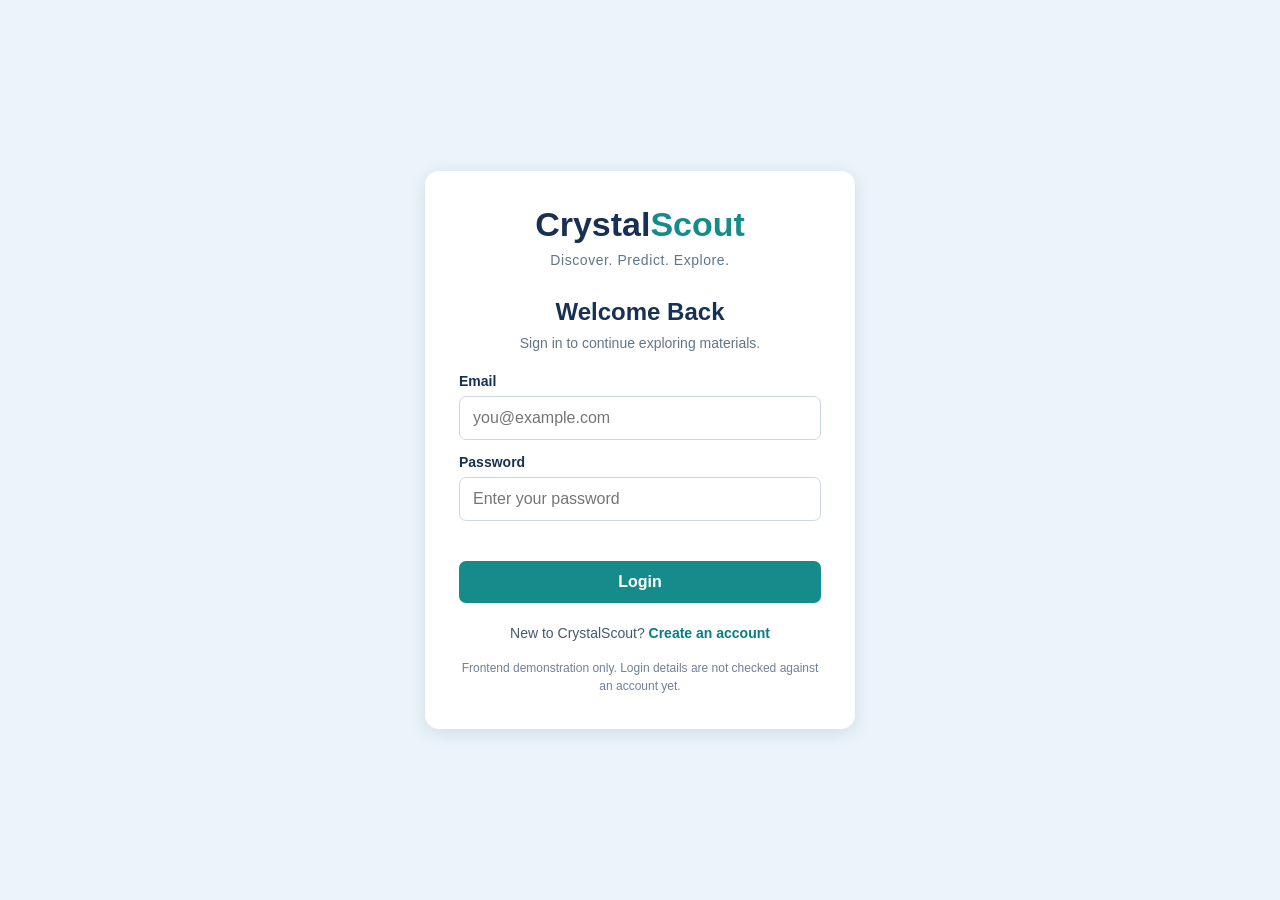
<file: Frontend/index.html>
<!DOCTYPE html>
<html lang="en">
<head>
    <meta charset="UTF-8">
    <meta name="viewport" content="width=device-width, initial-scale=1.0">
    <title>CrystalScout | Login</title>
    <link rel="stylesheet" href="style.css">
    <script src="script.js" defer></script>
</head>
<body class="login-page">
    <main class="login-card">
        <div class="logo">
            <h1>Crystal<span>Scout</span></h1>
            <p class="tagline">Discover. Predict. Explore.</p>
        </div>

        <form class="login-form" id="loginForm" novalidate>
            <h2>Welcome Back</h2>
            <p class="login-intro">Sign in to continue exploring materials.</p>

            <label for="email">Email</label>
            <input type="email" id="email" name="email" placeholder="you@example.com" autocomplete="email" required>

            <label for="password">Password</label>
            <input type="password" id="password" name="password" placeholder="Enter your password" autocomplete="current-password" required>

            <p class="form-message" id="loginMessage" role="alert" aria-live="polite"></p>
            <button type="submit" id="loginButton">Login</button>
        </form>

        <p class="register-prompt">New to CrystalScout? <a href="register.html">Create an account</a></p>
        <p class="demo-note">Frontend demonstration only. Login details are not checked against an account yet.</p>
    </main>
</body>
</html>
</file>
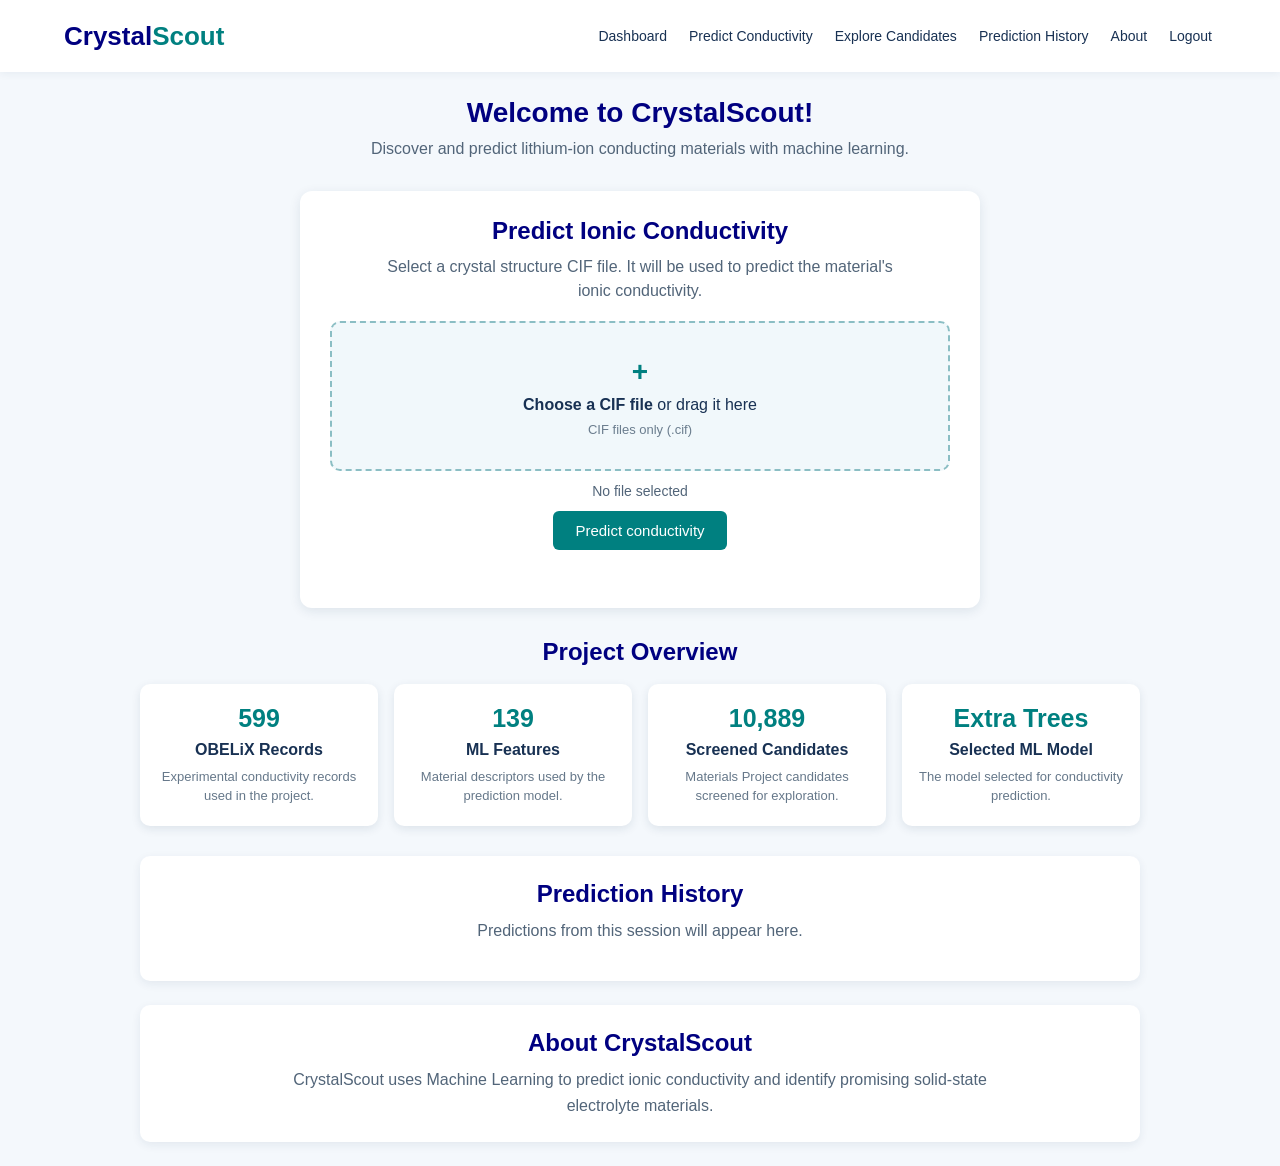
<file: Frontend/dashboard.html>
<!DOCTYPE html>
<html lang="en">
<head>
    <meta charset="UTF-8">
    <meta name="viewport" content="width=device-width, initial-scale=1.0">
    <meta name="crystalscout-api-url" content="https://crystalscout.onrender.com">
    <title>CrystalScout | Dashboard</title>
    <link rel="stylesheet" href="dashboard.css">
    <script src="dashboard.js" defer></script>
</head>

<body>

    <!-- Navigation Bar -->
    <nav class="navbar">
        <h1>Crystal<span>Scout</span></h1>

        <div class="links">
            <a href="dashboard.html">Dashboard</a>
            <a href="#predict">Predict Conductivity</a>
            <a href="#candidates">Explore Candidates</a>
            <a href="#history">Prediction History</a>
            <a href="#about">About</a>
            <a href="index.html">Logout</a>
        </div>
    </nav>

    <!-- Welcome Section -->
    <header class="welcome">
        <h2>Welcome to CrystalScout!</h2>
        <p>Discover and predict lithium-ion conducting materials with machine learning.</p>
    </header>

    <!-- Upload Section -->
    <div class="upload" id="predict">

        <h2>Predict Ionic Conductivity</h2>

        <p class="upload-description">Select a crystal structure CIF file. It will be used to predict the material's ionic conductivity.</p>

        <label class="drop-area" id="dropArea" for="cifFile">
            <span class="upload-icon" aria-hidden="true">+</span>
            <span><strong>Choose a CIF file</strong> or drag it here</span>
            <span class="file-hint">CIF files only (.cif)</span>
            <input type="file" id="cifFile" accept=".cif">
        </label>
        <p class="selected-file" id="selectedFile" aria-live="polite">No file selected</p>
        <button id="uploadButton" type="button">Predict conductivity</button>
        <p id="message" class="message" role="status" aria-live="polite"></p>

        <section class="prediction-result" id="predictionResult" aria-live="polite" hidden>
            <h3>Prediction result</h3>
            <p class="result-material" id="resultMaterial"></p>
            <dl class="result-details">
                <div><dt>Model</dt><dd id="resultModel"></dd></div>
                <div><dt>Features</dt><dd id="resultFeatureCount"></dd></div>
                <div><dt>Space group</dt><dd id="resultSpaceGroup"></dd></div>
                <div><dt>Lattice (a, b, c)</dt><dd id="resultLattice"></dd></div>
                <div><dt>Angles (α, β, γ)</dt><dd id="resultAngles"></dd></div>
                <div><dt>Predicted log₁₀ conductivity</dt><dd id="resultLogConductivity"></dd></div>
            </dl>
            <p class="result-conductivity">Predicted conductivity: <strong id="resultConductivity"></strong></p>
        </section>

    </div>

    <!-- Statistics Section -->
    <h2 class="heading">Project Overview</h2>

    <div class="cards">

        <div class="card">
            <h2>599</h2>
            <p class="stat-label">OBELiX Records</p>
            <p class="stat-description">Experimental conductivity records used in the project.</p>
        </div>

        <div class="card">
            <h2>139</h2>
            <p class="stat-label">ML Features</p>
            <p class="stat-description">Material descriptors used by the prediction model.</p>
        </div>

        <div class="card" id="candidates">
            <h2>10,889</h2>
            <p class="stat-label">Screened Candidates</p>
            <p class="stat-description">Materials Project candidates screened for exploration.</p>
        </div>

        <div class="card">
            <h2>Extra Trees</h2>
            <p class="stat-label">Selected ML Model</p>
            <p class="stat-description">The model selected for conductivity prediction.</p>
        </div>

    </div>

    <section class="history" id="history">
        <h2>Prediction History</h2>
        <p id="historyEmpty">Predictions from this session will appear here.</p>
        <ul class="history-list" id="historyList" aria-live="polite"></ul>
    </section>

    <!-- About Section -->
    <div class="about" id="about">
        <h2>About CrystalScout</h2>

        <p>
            CrystalScout uses Machine Learning to predict
            ionic conductivity and identify promising
            solid-state electrolyte materials.
        </p>
    </div>

</body>
</html>
</file>
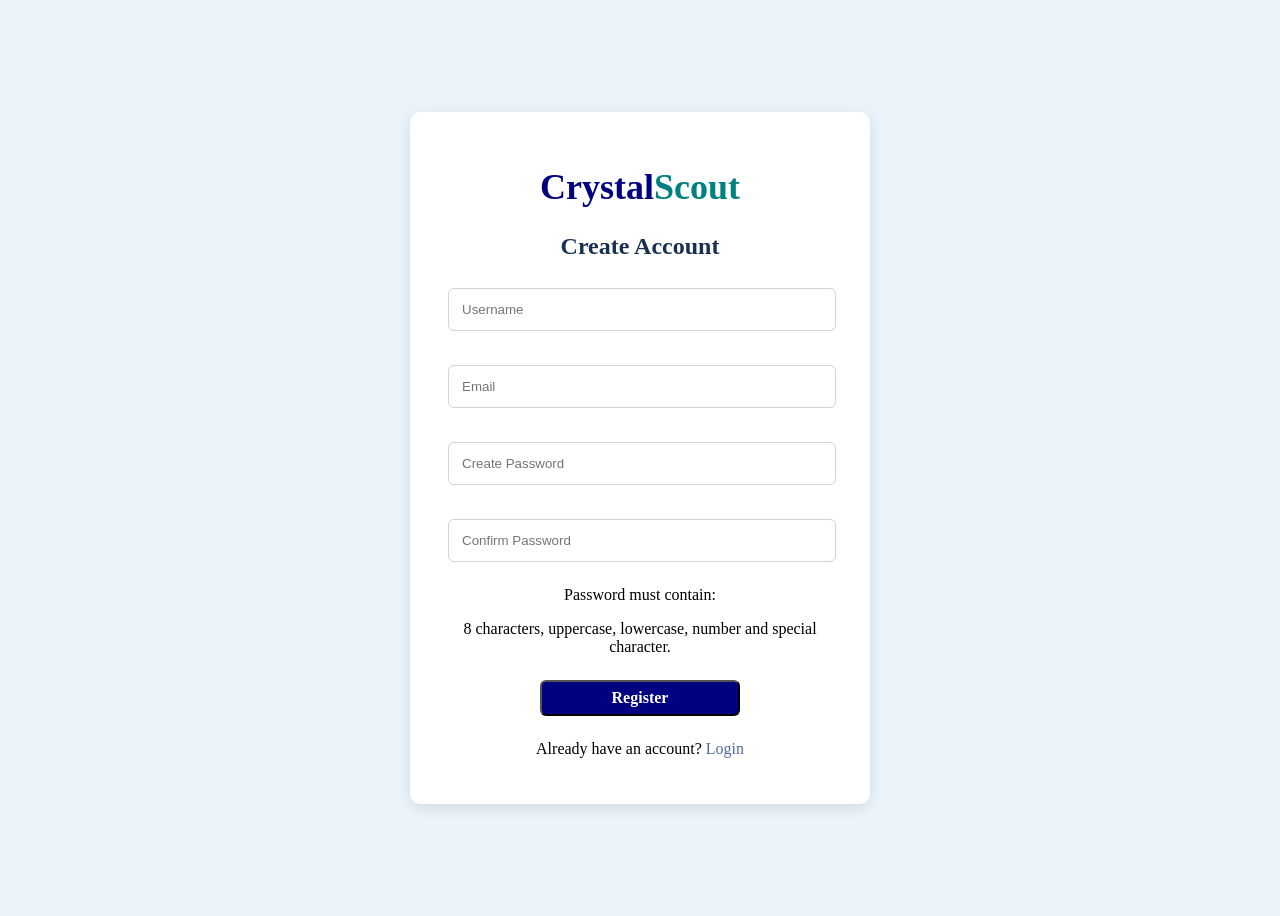
<file: Frontend/register.html>
<!DOCTYPE html>
<html lang="en">
<head>
    <title>CrystalScout | Register</title>
    <link rel="stylesheet" href="style.css">
</head>

<body>

    <div class="container">

        <div class="logo">
            <h1>Crystal<span>Scout</span></h1>
        </div>

        <div class="login">

            <h2>Create Account</h2>

            <form id="registerForm">

                <input type="text" id="username"
                placeholder="Username" required>

                <br><br>

                <input type="email" id="email"
                placeholder="Email" required>

                <br><br>

                <input type="password" id="password"
                placeholder="Create Password" required>

                <br><br>

                <input type="password" id="confirmPassword"
                placeholder="Confirm Password" required>

                <p>Password must contain:</p>
                <p>8 characters, uppercase, lowercase, number and special character.</p>

                <button type="submit">Register</button>

                <p id="message"></p>

            </form>

            <p>Already have an account?
                <a href="index.html">Login</a>
            </p>

        </div>

    </div>

    <script src="register.js"></script>

</body>
</html>
</file>
<file: Frontend/style.css>
body {
    font-family: Times New Roman, serif;
    background-color: #eaf4fa;
    display: flex;
    justify-content: center;
    align-items: center;
    height: 100vh;

}
.container {
    width: 400px;
    text-align: center;
    background-color: #ffffff;
    padding: 30px;
    border-radius: 10px;
    box-shadow: 0 4px 15px rgba(0, 0, 0, 0.1);
}
.logo h1{
    color: navy;
    font-size: 36px;
}
.logo span {
    color: teal;
}
.login {
    margin-top: 25px;
}
.login h2{
    margin-top: 25px;
    color: #183153;
}
.login input{
    width: 90%;
    padding: 13px;
    margin: 8px;
    border: 1px solid lightgray;
    border-radius: 6px;
}
.login button{
    width: 50%;
    padding: 7px;
    margin: 8px;
    color: #ffffff;
    font-weight: 600;
    font-family: 'Times New Roman', serif;
    font-size: 16px;
    background-color: navy;
    border-radius: 6px;
    cursor: pointer;
}
a {
    color: #5269a5;
    text-decoration: none;
}

/* Login page styles */
.login-page {
    box-sizing: border-box;
    min-height: 100vh;
    height: auto;
    margin: 0;
    padding: 24px;
    font-family: Arial, sans-serif;
    background-color: #eaf4fa;
}

.login-card {
    box-sizing: border-box;
    width: 100%;
    max-width: 430px;
    padding: 34px;
    text-align: center;
    background-color: #ffffff;
    border-radius: 14px;
    box-shadow: 0 4px 18px rgba(24, 49, 83, 0.12);
}

.login-card .logo h1 {
    margin: 0;
    color: #183153;
    font-size: 34px;
}

.login-card .logo span {
    color: #168b8b;
}

.tagline {
    margin: 8px 0 0;
    color: #60758a;
    font-size: 14px;
    letter-spacing: 0.04em;
}

.login-form {
    margin-top: 30px;
    text-align: left;
}

.login-form h2 {
    margin: 0;
    color: #183153;
    text-align: center;
}

.login-intro {
    margin: 9px 0 22px;
    color: #60758a;
    font-size: 14px;
    text-align: center;
}

.login-form label {
    display: block;
    margin: 14px 0 7px;
    color: #183153;
    font-size: 14px;
    font-weight: 600;
}

.login-form input {
    box-sizing: border-box;
    width: 100%;
    padding: 12px 13px;
    border: 1px solid #cbd8e3;
    border-radius: 7px;
    font: inherit;
}

.login-form input:focus {
    border-color: #168b8b;
    outline: 2px solid rgba(22, 139, 139, 0.16);
}

.login-form button {
    width: 100%;
    padding: 12px;
    border: 0;
    border-radius: 7px;
    background-color: #168b8b;
    color: #ffffff;
    font: inherit;
    font-weight: 600;
    cursor: pointer;
}

.login-form button:hover {
    background-color: #116f70;
}

.form-message {
    min-height: 20px;
    margin: 10px 0;
    color: #a32929;
    font-size: 14px;
}

.register-prompt {
    margin: 22px 0 0;
    color: #46596c;
    font-size: 14px;
}

.register-prompt a {
    color: #087d80;
    font-weight: 600;
}

.demo-note {
    margin: 18px 0 0;
    color: #718096;
    font-size: 12px;
    line-height: 1.5;
}

@media (max-width: 480px) {
    .login-page {
        padding: 16px;
    }

    .login-card {
        padding: 26px 22px;
    }
}
</file>
<file: Frontend/dashboard.css>
* {
    box-sizing: border-box;
}

body {
    margin: 0;
    font-family: Arial, sans-serif;
    color: #25364a;
    background-color: #f4f8fc;
}

/* Navigation bar */
.navbar {
    min-height: 72px;
    padding: 12px 5%;
    background-color: #ffffff;
    display: flex;
    justify-content: space-between;
    align-items: center;
    gap: 20px;
    box-shadow: 0 2px 8px rgba(24, 49, 83, 0.06);
}

.navbar h1 {
    margin: 0;
    color: navy;
    font-size: 26px;
    white-space: nowrap;
}

.navbar span {
    color: teal;
}

.links {
    display: flex;
    flex-wrap: wrap;
    justify-content: flex-end;
    gap: 6px 14px;
}

.links a {
    padding: 8px 4px;
    color: #183153;
    text-decoration: none;
    font-size: 14px;
}

.links a:hover {
    color: teal;
}

/* Welcome section */
.welcome {
    padding: 25px 20px 12px;
    text-align: center;
}

.welcome h2 {
    margin: 0 0 8px;
    color: navy;
    font-size: 28px;
}

.welcome p {
    margin: 0;
    color: #526579;
    line-height: 1.5;
}

/* Upload section */
.upload {
    width: min(680px, calc(100% - 40px));
    margin: 18px auto 30px;
    padding: 26px 30px;
    text-align: center;
    background-color: #ffffff;
    border-radius: 12px;
    box-shadow: 0 3px 12px rgba(24, 49, 83, 0.1);
}

.upload h2,
.history h2,
.about h2 {
    margin: 0 0 10px;
    color: navy;
}

.upload-description {
    max-width: 520px;
    margin: 0 auto 18px;
    color: #526579;
    line-height: 1.5;
}

.drop-area {
    min-height: 150px;
    padding: 20px;
    border: 2px dashed #8bbec4;
    border-radius: 10px;
    background-color: #f1f8fb;
    display: flex;
    flex-direction: column;
    justify-content: center;
    align-items: center;
    gap: 8px;
    color: #183153;
    cursor: pointer;
}

.drop-area:hover,
.drop-area.drag-over {
    border-color: teal;
    background-color: #e8f5f7;
}

.upload-icon {
    color: teal;
    font-size: 28px;
    font-weight: bold;
}

.file-hint {
    color: #6b7d8e;
    font-size: 13px;
}

#cifFile {
    position: absolute;
    width: 1px;
    height: 1px;
    overflow: hidden;
    clip: rect(0, 0, 0, 0);
    white-space: nowrap;
    clip-path: inset(50%);
}

.drop-area:focus-within {
    outline: 2px solid teal;
}

.selected-file {
    margin: 12px 0;
    color: #526579;
    font-size: 14px;
    overflow-wrap: anywhere;
}

button {
    padding: 11px 22px;
    border: 0;
    border-radius: 6px;
    background-color: teal;
    color: white;
    font-size: 15px;
    cursor: pointer;
}

button:hover {
    background-color: darkslategray;
}

button:focus-visible,
a:focus-visible {
    outline: 3px solid #83cbd0;
    outline-offset: 3px;
}

.message {
    min-height: 20px;
    margin: 12px 0 0;
    font-size: 14px;
}

.prediction-result {
    margin-top: 20px;
    padding: 20px;
    text-align: left;
    background-color: #f1f8fb;
    border: 1px solid #d6e8ec;
    border-radius: 10px;
}

.prediction-result[hidden] {
    display: none;
}

.prediction-result h3 {
    margin: 0 0 8px;
    color: navy;
    text-align: center;
}

.result-material {
    margin: 0 0 14px;
    color: #183153;
    font-size: 18px;
    font-weight: 700;
    text-align: center;
}

.result-details {
    margin: 0;
    display: grid;
    grid-template-columns: repeat(2, minmax(0, 1fr));
    gap: 10px;
}

.result-details div {
    min-width: 0;
    padding: 10px;
    background: #ffffff;
    border-radius: 6px;
}

.result-details dt {
    color: #60758a;
    font-size: 12px;
}

.result-details dd {
    margin: 4px 0 0;
    color: #183153;
    font-size: 14px;
    font-weight: 600;
    overflow-wrap: anywhere;
}

.result-conductivity {
    margin: 16px 0 0;
    color: navy;
    text-align: center;
}

.result-conductivity strong {
    color: teal;
    font-size: 20px;
}

/* Statistics cards */
.heading {
    margin: 30px 0 18px;
    color: navy;
    text-align: center;
}

.cards {
    width: min(1000px, calc(100% - 40px));
    margin: 0 auto 30px;
    display: grid;
    grid-template-columns: repeat(4, minmax(0, 1fr));
    gap: 16px;
}

.card {
    min-width: 0;
    padding: 20px 16px;
    text-align: center;
    background-color: white;
    border-radius: 10px;
    box-shadow: 0 3px 10px rgba(24, 49, 83, 0.1);
}

.card h2 {
    margin: 0 0 8px;
    color: teal;
    font-size: 25px;
}

.stat-label {
    margin: 0;
    color: #183153;
    font-weight: 600;
}

.stat-description {
    margin: 9px 0 0;
    color: #66788a;
    font-size: 13px;
    line-height: 1.45;
}

/* History and About sections */
.history,
.about {
    width: min(1000px, calc(100% - 40px));
    margin: 0 auto 24px;
    padding: 24px;
    text-align: center;
    background-color: #ffffff;
    border-radius: 10px;
    box-shadow: 0 3px 10px rgba(24, 49, 83, 0.08);
}

.history p,
.about p {
    max-width: 720px;
    margin: 0 auto;
    color: #526579;
    line-height: 1.6;
}

.history-list {
    max-width: 720px;
    margin: 14px auto 0;
    padding: 0;
    list-style: none;
}

.history-list li {
    padding: 10px 12px;
    color: #183153;
    border-top: 1px solid #e4edf2;
    font-size: 14px;
    overflow-wrap: anywhere;
}

@media (max-width: 850px) {
    .navbar {
        align-items: flex-start;
        flex-direction: column;
        gap: 8px;
    }

    .links {
        justify-content: flex-start;
    }

    .cards {
        grid-template-columns: repeat(2, minmax(0, 1fr));
    }
}

@media (max-width: 520px) {
    .navbar {
        padding: 14px 20px;
    }

    .links {
        gap: 2px 12px;
    }

    .links a {
        padding: 6px 0;
        font-size: 13px;
    }

    .welcome {
        padding: 22px 20px 8px;
    }

    .welcome h2 {
        font-size: 23px;
    }

    .upload {
        width: calc(100% - 28px);
        padding: 22px 18px;
        margin-top: 14px;
    }

    .cards {
        width: calc(100% - 28px);
        grid-template-columns: 1fr;
        gap: 12px;
    }

    .history,
    .about {
        width: calc(100% - 28px);
        padding: 20px 16px;
    }

    .result-details {
        grid-template-columns: 1fr;
    }
}
</file>
